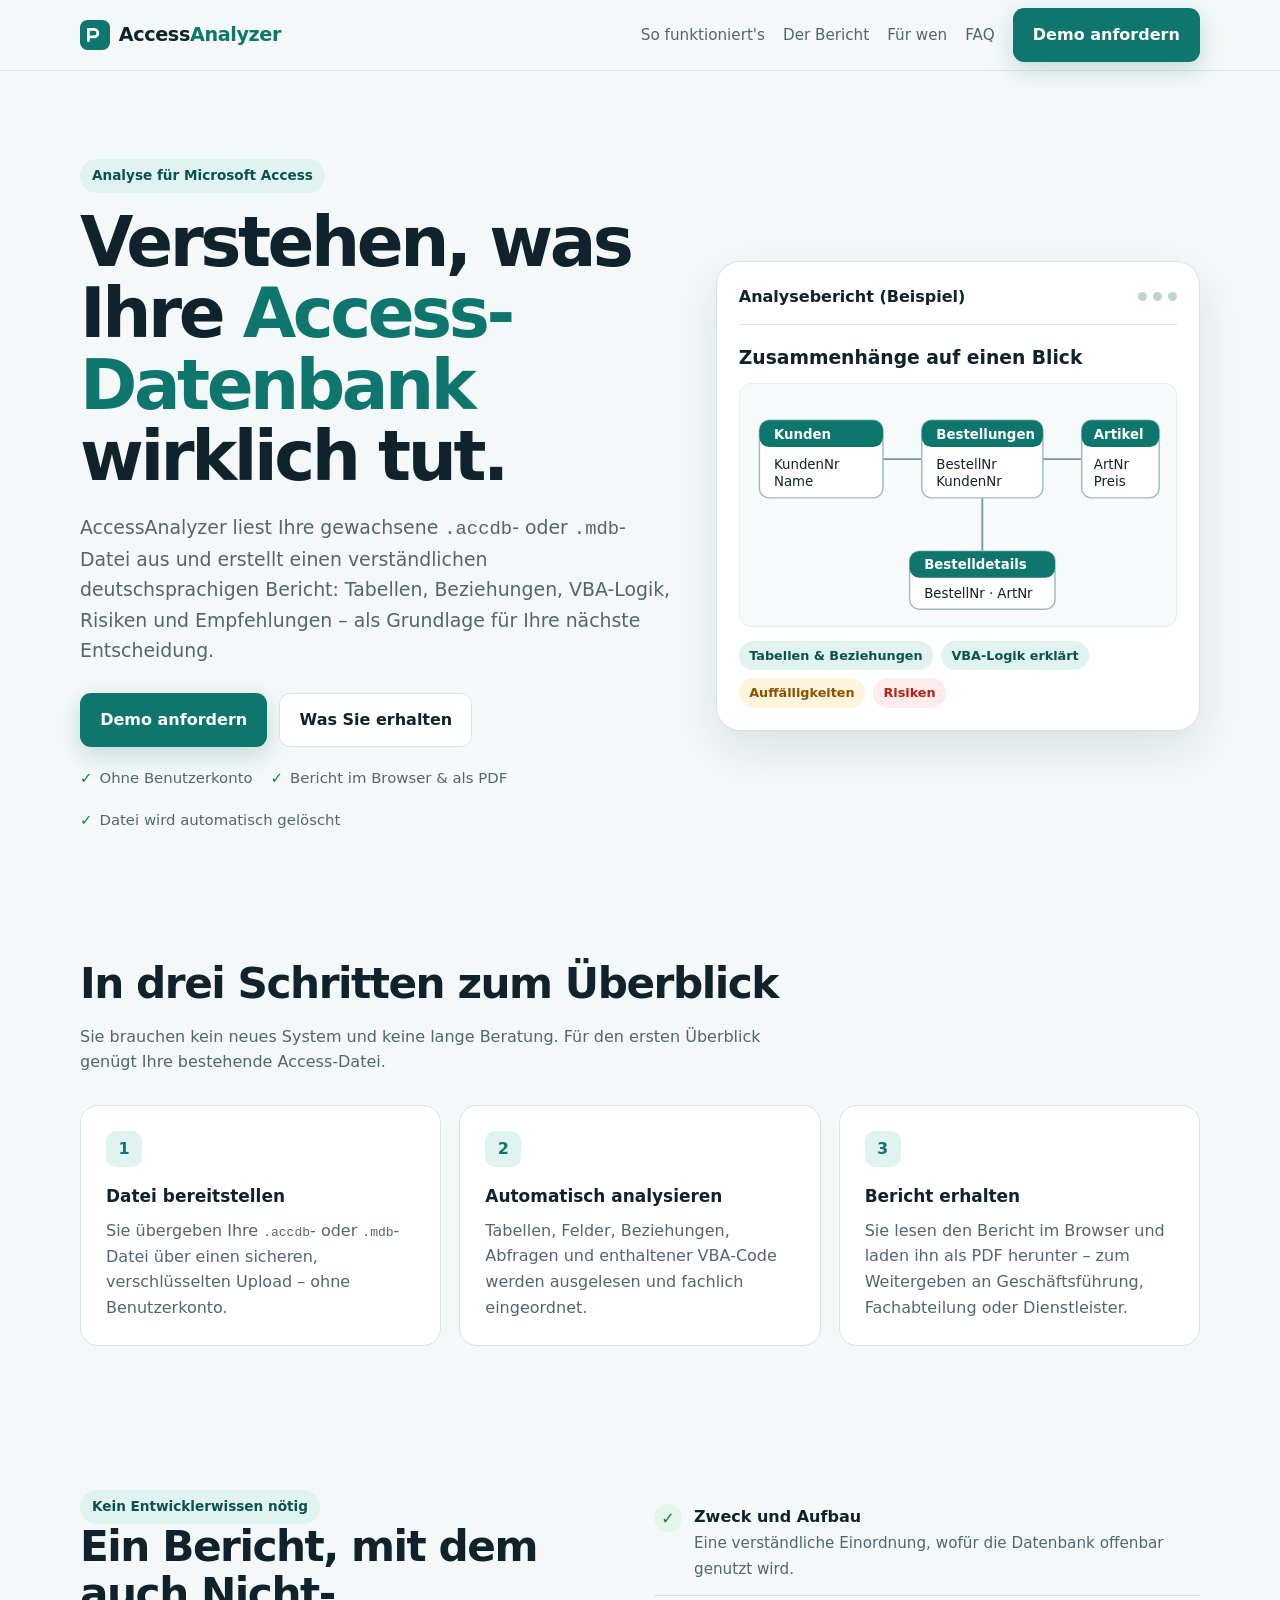
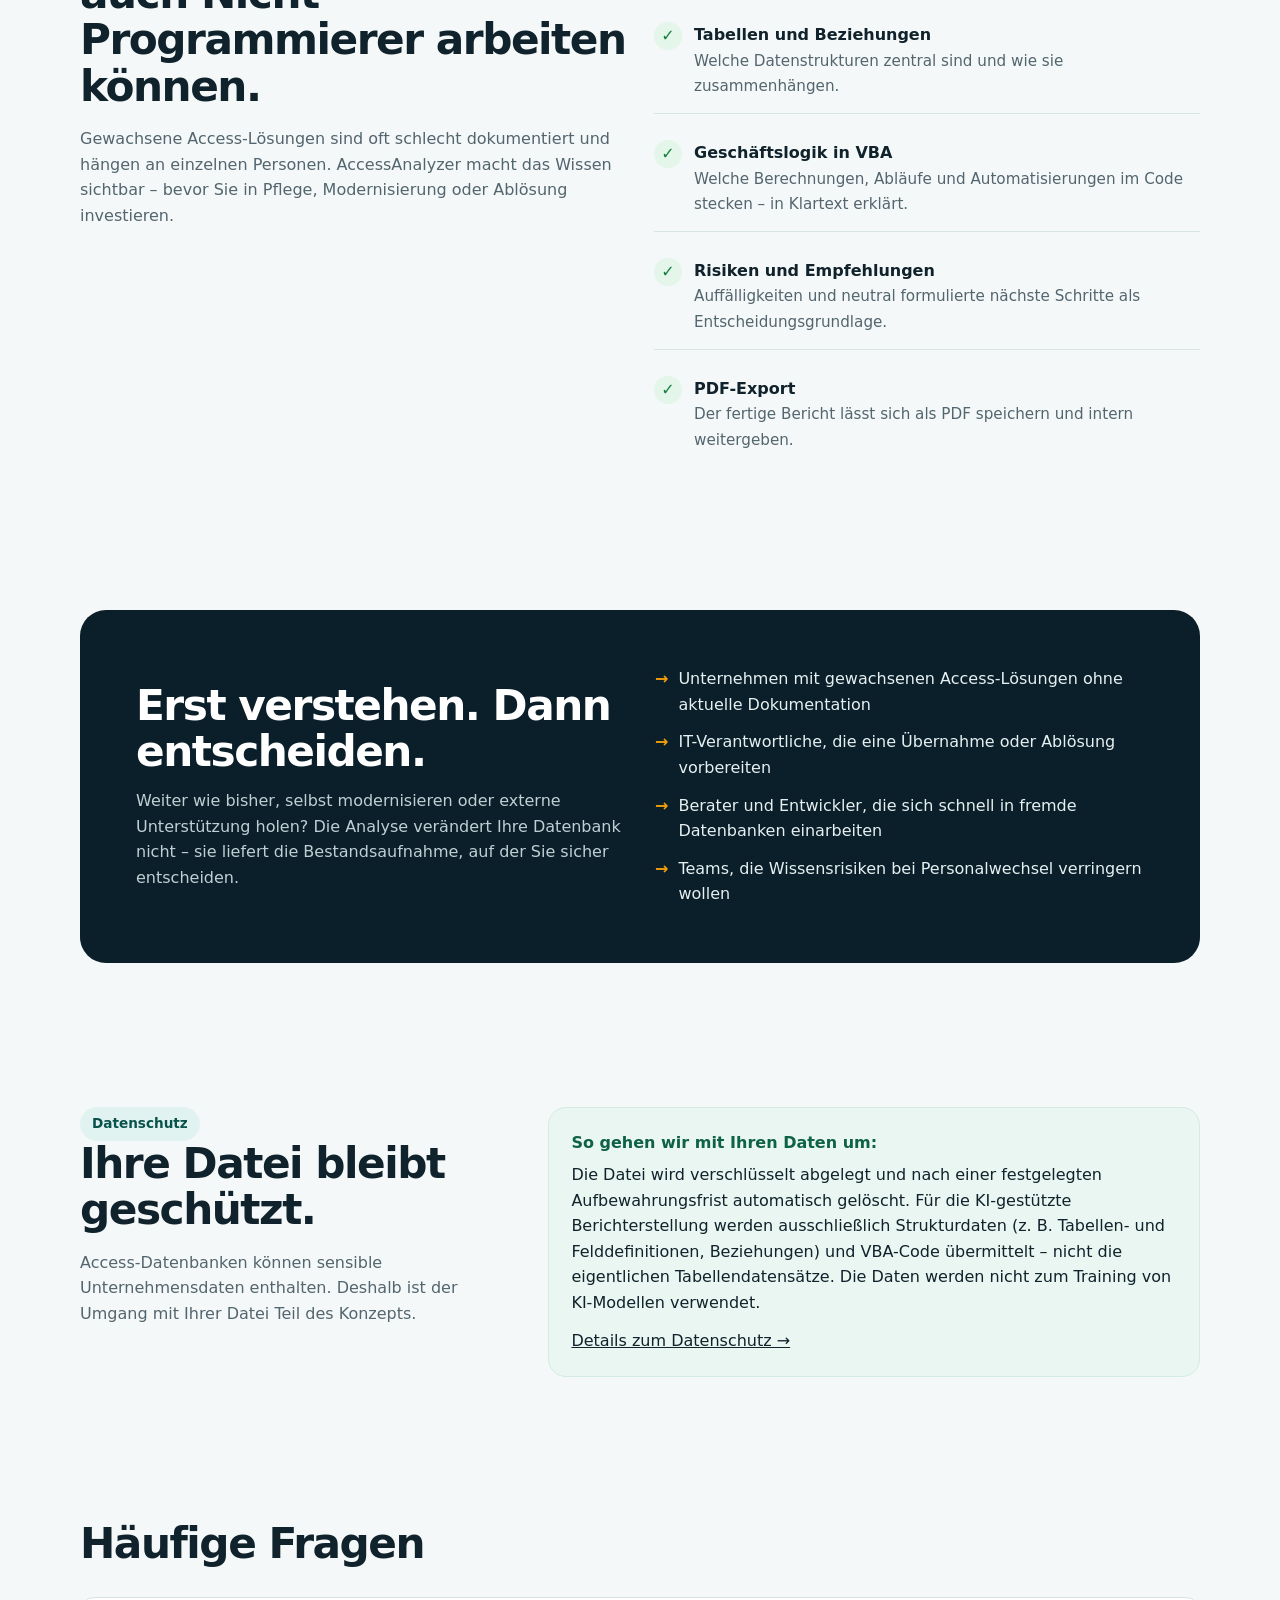
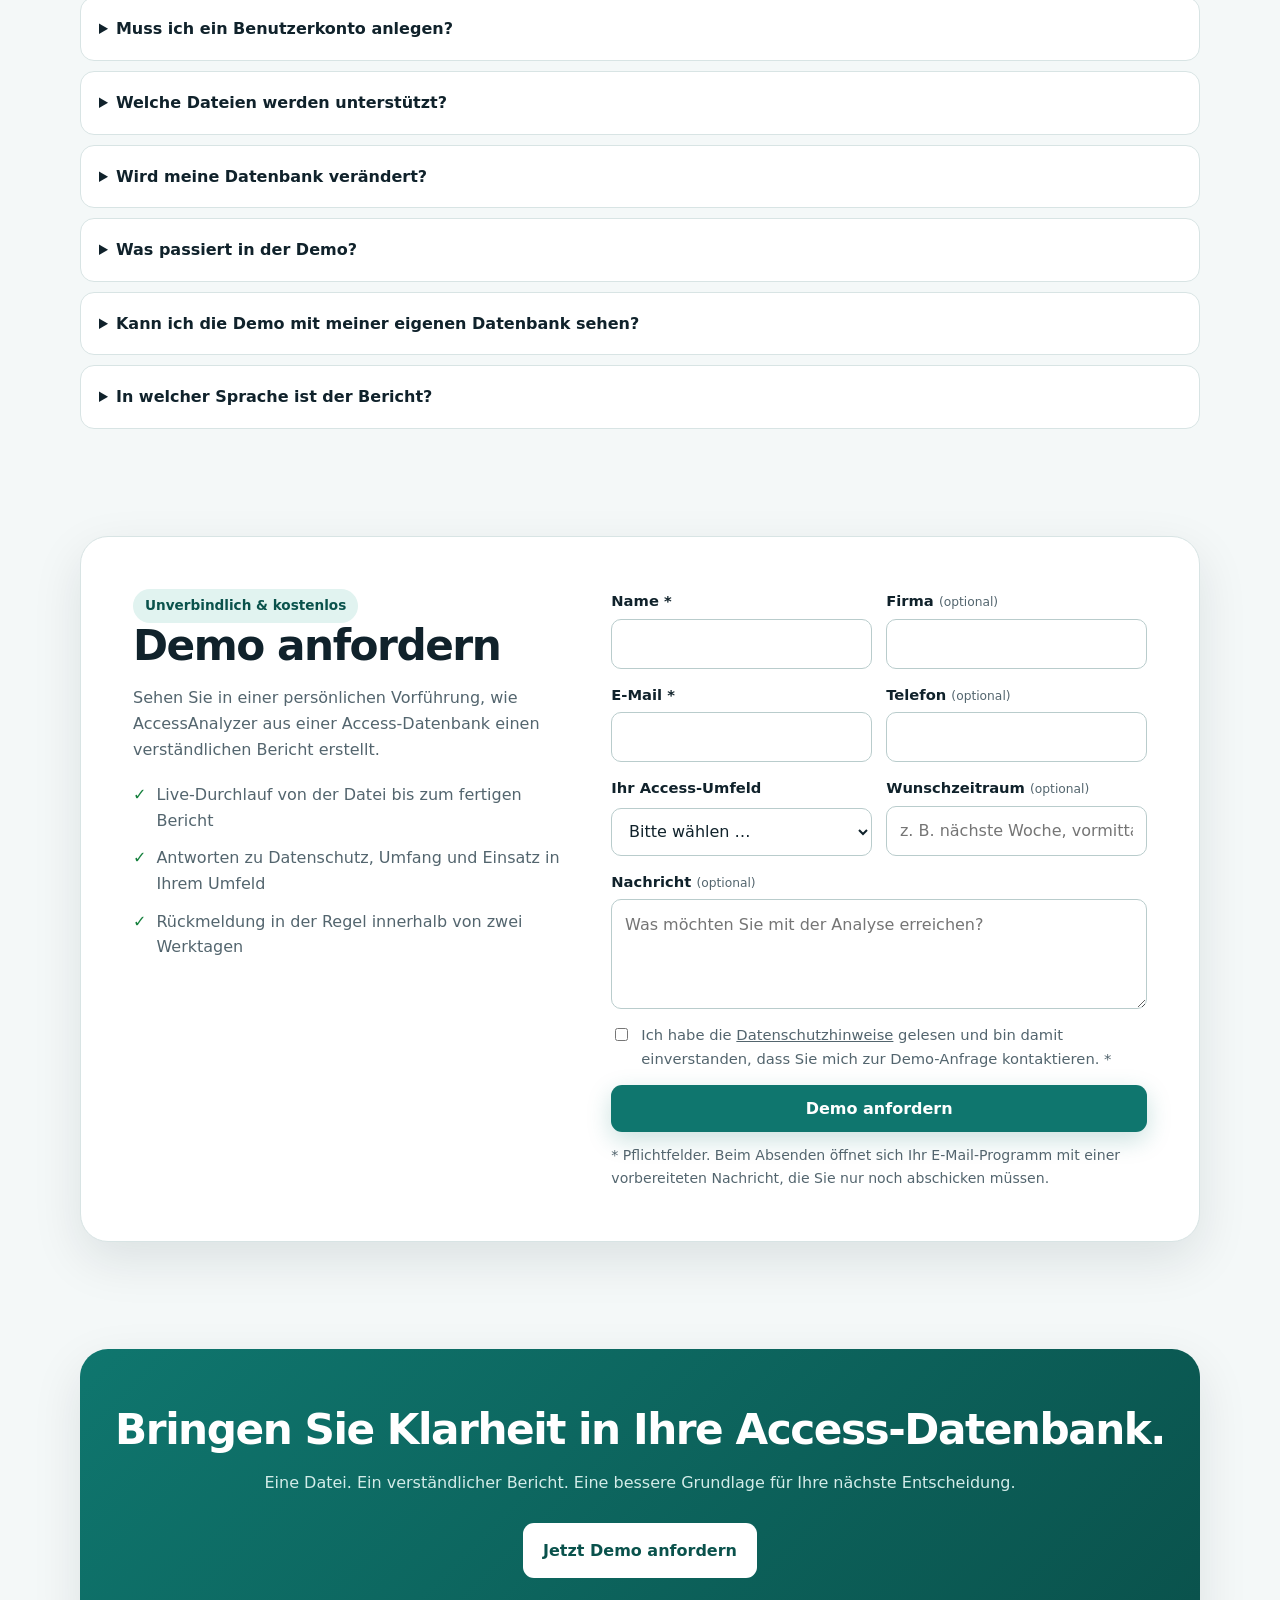
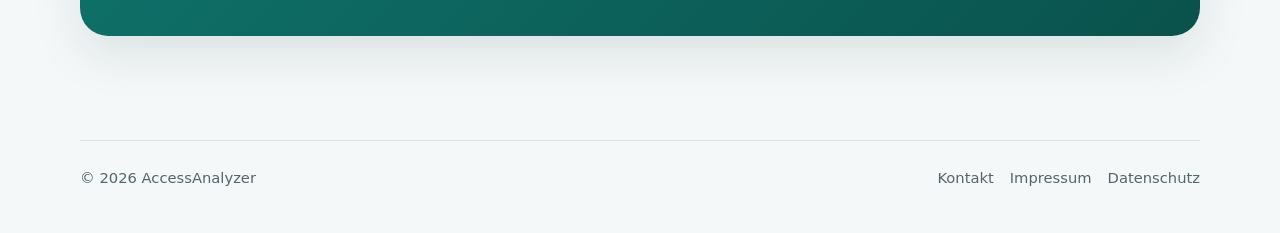
<file: index.html>
<!doctype html>
<html lang="de">
<head>
  <meta charset="utf-8">
  <meta name="viewport" content="width=device-width,initial-scale=1">
  <meta name="description" content="AccessAnalyzer analysiert Ihre Microsoft-Access-Datenbank und erstellt einen verständlichen Bericht zu Tabellen, Beziehungen, VBA-Logik, Risiken und Empfehlungen. Jetzt Demo anfordern.">
  <title>AccessAnalyzer – Ihre Access-Datenbank verstehen. Demo anfordern.</title>
  <link rel="icon" href="data:image/svg+xml,%3Csvg xmlns='http://www.w3.org/2000/svg' viewBox='0 0 32 32'%3E%3Crect width='32' height='32' rx='8' fill='%230f766e'/%3E%3Cpath d='M9 22V10h6a4 4 0 010 8h-3' fill='none' stroke='%23fff' stroke-width='3' stroke-linecap='round'/%3E%3C/svg%3E">
  <link rel="stylesheet" href="style.css">
</head>
<body>
<a class="skip" href="#inhalt">Zum Inhalt springen</a>
<header>
  <div class="wrap">
    <nav aria-label="Hauptnavigation">
      <a class="brand" href="index.html" aria-label="AccessAnalyzer – Startseite">
        <svg viewBox="0 0 32 32" aria-hidden="true"><rect width="32" height="32" rx="8" fill="#0f766e"/><path d="M9 22V10h6a4 4 0 010 8h-3" fill="none" stroke="#fff" stroke-width="3" stroke-linecap="round"/></svg>
        <strong>Access<span>Analyzer</span></strong>
      </a>
      <div class="navlinks">
        <a href="#so-funktionierts">So funktioniert's</a>
        <a href="#bericht">Der Bericht</a>
        <a href="#zielgruppe">Für wen</a>
        <a href="#faq">FAQ</a>
        <a class="btn btn-primary" href="#demo">Demo anfordern</a>
      </div>
    </nav>
  </div>
</header>

<main id="inhalt">
  <section class="hero">
    <div class="wrap hero-grid">
      <div>
        <div class="eyebrow">Analyse für Microsoft Access</div>
        <h1>Verstehen, was Ihre <em>Access-Datenbank</em> wirklich tut.</h1>
        <p class="lead">AccessAnalyzer liest Ihre gewachsene <code>.accdb</code>- oder <code>.mdb</code>-Datei aus und erstellt einen verständlichen deutschsprachigen Bericht: Tabellen, Beziehungen, VBA-Logik, Risiken und Empfehlungen – als Grundlage für Ihre nächste Entscheidung.</p>
        <div class="actions">
          <a class="btn btn-primary" href="#demo">Demo anfordern</a>
          <a class="btn btn-secondary" href="#bericht">Was Sie erhalten</a>
        </div>
        <div class="trustline">
          <span>Ohne Benutzerkonto</span>
          <span>Bericht im Browser &amp; als PDF</span>
          <span>Datei wird automatisch gelöscht</span>
        </div>
      </div>

      <aside class="report" aria-label="Beispielhafte Berichtsvorschau">
        <div class="report-top">
          <strong>Analysebericht (Beispiel)</strong>
          <div class="dots" aria-hidden="true"><i></i><i></i><i></i></div>
        </div>
        <h3>Zusammenhänge auf einen Blick</h3>
        <svg class="er" viewBox="0 0 360 200" role="img" aria-label="Schematische Darstellung: Tabellen Kunden, Bestellungen und Artikel mit Beziehungen">
          <line x1="118" y1="62" x2="150" y2="62"/>
          <line x1="250" y1="62" x2="282" y2="62"/>
          <line x1="200" y1="94" x2="200" y2="138"/>
          <rect class="t" x="16" y="30" width="102" height="64" rx="8"/><rect class="h" x="16" y="30" width="102" height="22" rx="8"/><text class="h-text" x="28" y="45">Kunden</text><text x="28" y="70">KundenNr</text><text x="28" y="84">Name</text>
          <rect class="t" x="150" y="30" width="100" height="64" rx="8"/><rect class="h" x="150" y="30" width="100" height="22" rx="8"/><text class="h-text" x="162" y="45">Bestellungen</text><text x="162" y="70">BestellNr</text><text x="162" y="84">KundenNr</text>
          <rect class="t" x="282" y="30" width="64" height="64" rx="8"/><rect class="h" x="282" y="30" width="64" height="22" rx="8"/><text class="h-text" x="292" y="45">Artikel</text><text x="292" y="70">ArtNr</text><text x="292" y="84">Preis</text>
          <rect class="t" x="140" y="138" width="120" height="48" rx="8"/><rect class="h" x="140" y="138" width="120" height="22" rx="8"/><text class="h-text" x="152" y="153">Bestelldetails</text><text x="152" y="177">BestellNr · ArtNr</text>
        </svg>
        <div class="tags">
          <span class="tag">Tabellen &amp; Beziehungen</span>
          <span class="tag">VBA-Logik erklärt</span>
          <span class="tag warn">Auffälligkeiten</span>
          <span class="tag risk">Risiken</span>
        </div>
      </aside>
    </div>
  </section>

  <section id="so-funktionierts">
    <div class="wrap">
      <div class="section-head">
        <h2>In drei Schritten zum Überblick</h2>
        <p class="muted">Sie brauchen kein neues System und keine lange Beratung. Für den ersten Überblick genügt Ihre bestehende Access-Datei.</p>
      </div>
      <div class="steps">
        <article class="card"><div class="num">1</div><h3>Datei bereitstellen</h3><p>Sie übergeben Ihre <code>.accdb</code>- oder <code>.mdb</code>-Datei über einen sicheren, verschlüsselten Upload – ohne Benutzerkonto.</p></article>
        <article class="card"><div class="num">2</div><h3>Automatisch analysieren</h3><p>Tabellen, Felder, Beziehungen, Abfragen und enthaltener VBA-Code werden ausgelesen und fachlich eingeordnet.</p></article>
        <article class="card"><div class="num">3</div><h3>Bericht erhalten</h3><p>Sie lesen den Bericht im Browser und laden ihn als PDF herunter – zum Weitergeben an Geschäftsführung, Fachabteilung oder Dienstleister.</p></article>
      </div>
    </div>
  </section>

  <section id="bericht">
    <div class="wrap feature-grid">
      <div>
        <div class="eyebrow">Kein Entwicklerwissen nötig</div>
        <h2>Ein Bericht, mit dem auch Nicht-Programmierer arbeiten können.</h2>
        <p class="muted">Gewachsene Access-Lösungen sind oft schlecht dokumentiert und hängen an einzelnen Personen. AccessAnalyzer macht das Wissen sichtbar – bevor Sie in Pflege, Modernisierung oder Ablösung investieren.</p>
      </div>
      <div class="feature-list">
        <div class="feature"><div class="check" aria-hidden="true">✓</div><div><b>Zweck und Aufbau</b><span>Eine verständliche Einordnung, wofür die Datenbank offenbar genutzt wird.</span></div></div>
        <div class="feature"><div class="check" aria-hidden="true">✓</div><div><b>Tabellen und Beziehungen</b><span>Welche Datenstrukturen zentral sind und wie sie zusammenhängen.</span></div></div>
        <div class="feature"><div class="check" aria-hidden="true">✓</div><div><b>Geschäftslogik in VBA</b><span>Welche Berechnungen, Abläufe und Automatisierungen im Code stecken – in Klartext erklärt.</span></div></div>
        <div class="feature"><div class="check" aria-hidden="true">✓</div><div><b>Risiken und Empfehlungen</b><span>Auffälligkeiten und neutral formulierte nächste Schritte als Entscheidungsgrundlage.</span></div></div>
        <div class="feature"><div class="check" aria-hidden="true">✓</div><div><b>PDF-Export</b><span>Der fertige Bericht lässt sich als PDF speichern und intern weitergeben.</span></div></div>
      </div>
    </div>
  </section>

  <section id="zielgruppe">
    <div class="wrap">
      <div class="audience">
        <div>
          <h2>Erst verstehen. Dann entscheiden.</h2>
          <p>Weiter wie bisher, selbst modernisieren oder externe Unterstützung holen? Die Analyse verändert Ihre Datenbank nicht – sie liefert die Bestandsaufnahme, auf der Sie sicher entscheiden.</p>
        </div>
        <ul>
          <li>Unternehmen mit gewachsenen Access-Lösungen ohne aktuelle Dokumentation</li>
          <li>IT-Verantwortliche, die eine Übernahme oder Ablösung vorbereiten</li>
          <li>Berater und Entwickler, die sich schnell in fremde Datenbanken einarbeiten</li>
          <li>Teams, die Wissensrisiken bei Personalwechsel verringern wollen</li>
        </ul>
      </div>
    </div>
  </section>

  <section id="sicherheit">
    <div class="wrap security">
      <div>
        <div class="eyebrow">Datenschutz</div>
        <h2>Ihre Datei bleibt geschützt.</h2>
        <p class="muted">Access-Datenbanken können sensible Unternehmensdaten enthalten. Deshalb ist der Umgang mit Ihrer Datei Teil des Konzepts.</p>
      </div>
      <div class="notice">
        <strong>So gehen wir mit Ihren Daten um:</strong>
        <p>Die Datei wird verschlüsselt abgelegt und nach einer festgelegten Aufbewahrungsfrist automatisch gelöscht. Für die KI-gestützte Berichterstellung werden ausschließlich Strukturdaten (z. B. Tabellen- und Felddefinitionen, Beziehungen) und VBA-Code übermittelt – nicht die eigentlichen Tabellendatensätze. Die Daten werden nicht zum Training von KI-Modellen verwendet.</p>
        <a href="datenschutz.html">Details zum Datenschutz →</a>
      </div>
    </div>
  </section>

  <section id="faq">
    <div class="wrap">
      <div class="section-head">
        <h2>Häufige Fragen</h2>
      </div>
      <div class="faq">
        <details><summary>Muss ich ein Benutzerkonto anlegen?</summary><p>Nein. AccessAnalyzer funktioniert ohne Registrierung und Benutzerkonto. Der Zugriff auf Ihren Auftrag erfolgt über einen persönlichen, nicht erratbaren Link.</p></details>
        <details><summary>Welche Dateien werden unterstützt?</summary><p>Microsoft-Access-Dateien im Format <code>.accdb</code> und <code>.mdb</code>.</p></details>
        <details><summary>Wird meine Datenbank verändert?</summary><p>Nein. Die Analyse liest Ihre Datei nur aus. Sie erhalten eine Bestandsaufnahme – kein automatisches Umbauen oder Migrieren.</p></details>
        <details><summary>Was passiert in der Demo?</summary><p>Wir zeigen Ihnen den Ablauf von der Bereitstellung der Datei bis zum fertigen Bericht und beantworten Ihre Fragen zu Datenschutz, Umfang und Einsatzmöglichkeiten. Die Demo ist unverbindlich.</p></details>
        <details><summary>Kann ich die Demo mit meiner eigenen Datenbank sehen?</summary><p>Das besprechen wir im Vorgespräch. Wenn Sie keine eigene Datei verwenden möchten, zeigen wir die Analyse an einer Beispieldatenbank.</p></details>
        <details><summary>In welcher Sprache ist der Bericht?</summary><p>Der Analysebericht wird auf Deutsch erstellt. Die Oberfläche der Anwendung steht auf Deutsch, Englisch und Französisch zur Verfügung.</p></details>
      </div>
    </div>
  </section>


  <section id="demo" class="demo">
    <div class="wrap">
      <div class="demo-box">
        <div>
          <div class="eyebrow">Unverbindlich &amp; kostenlos</div>
          <h2>Demo anfordern</h2>
          <p class="muted">Sehen Sie in einer persönlichen Vorführung, wie AccessAnalyzer aus einer Access-Datenbank einen verständlichen Bericht erstellt.</p>
          <ul class="demo-points">
            <li>Live-Durchlauf von der Datei bis zum fertigen Bericht</li>
            <li>Antworten zu Datenschutz, Umfang und Einsatz in Ihrem Umfeld</li>
            <li>Rückmeldung in der Regel innerhalb von zwei Werktagen</li>
          </ul>
        </div>

        <form id="demo-formular" data-empfaenger="johann.kern1161@gmail.com" action="mailto:johann.kern1161@gmail.com?subject=Demo-Anfrage%20AccessAnalyzer" method="post" enctype="text/plain" novalidate>
          <div class="form-grid">
            <div class="field">
              <label for="name">Name *</label>
              <input id="name" name="name" type="text" autocomplete="name" required maxlength="120">
            </div>
            <div class="field">
              <label for="firma">Firma <small>(optional)</small></label>
              <input id="firma" name="firma" type="text" autocomplete="organization" maxlength="120">
            </div>
            <div class="field">
              <label for="email">E-Mail *</label>
              <input id="email" name="email" type="email" autocomplete="email" required maxlength="160">
            </div>
            <div class="field">
              <label for="telefon">Telefon <small>(optional)</small></label>
              <input id="telefon" name="telefon" type="tel" autocomplete="tel" maxlength="60">
            </div>
            <div class="field">
              <label for="umfang">Ihr Access-Umfeld</label>
              <select id="umfang" name="umfang">
                <option value="">Bitte wählen …</option>
                <option>Eine Datenbank</option>
                <option>Mehrere Datenbanken (2–10)</option>
                <option>Viele Datenbanken (über 10)</option>
                <option>Noch unklar</option>
              </select>
            </div>
            <div class="field">
              <label for="zeitraum">Wunschzeitraum <small>(optional)</small></label>
              <input id="zeitraum" name="zeitraum" type="text" placeholder="z. B. nächste Woche, vormittags" maxlength="120">
            </div>
            <div class="field full">
              <label for="nachricht">Nachricht <small>(optional)</small></label>
              <textarea id="nachricht" name="nachricht" maxlength="1500" placeholder="Was möchten Sie mit der Analyse erreichen?"></textarea>
            </div>
            <div class="field hp" aria-hidden="true">
              <label for="webseite">Webseite</label>
              <input id="webseite" name="webseite" type="text" tabindex="-1" autocomplete="off">
            </div>
            <div class="field full consent">
              <input id="datenschutz" name="datenschutz" type="checkbox" required>
              <label for="datenschutz">Ich habe die <a href="datenschutz.html">Datenschutzhinweise</a> gelesen und bin damit einverstanden, dass Sie mich zur Demo-Anfrage kontaktieren. *</label>
            </div>
            <div class="field full">
              <button class="btn btn-primary btn-block" type="submit">Demo anfordern</button>
            </div>
          </div>
          <p class="form-note">* Pflichtfelder. Beim Absenden öffnet sich Ihr E-Mail-Programm mit einer vorbereiteten Nachricht, die Sie nur noch abschicken müssen.</p>
          <div id="demo-status" class="form-status" role="status" aria-live="polite"></div>
        </form>
      </div>
    </div>
  </section>

  <section class="final">
    <div class="wrap">
      <div class="final-box">
        <h2>Bringen Sie Klarheit in Ihre Access-Datenbank.</h2>
        <p>Eine Datei. Ein verständlicher Bericht. Eine bessere Grundlage für Ihre nächste Entscheidung.</p>
        <div class="actions" style="justify-content:center">
          <a class="btn btn-primary" href="#demo">Jetzt Demo anfordern</a>
        </div>
      </div>
    </div>
  </section>
</main>

<footer>
  <div class="wrap footer-row">
    <div>© 2026 AccessAnalyzer</div>
    <div class="legal">
      <a href="mailto:johann.kern1161@gmail.com">Kontakt</a>
      <a href="impressum.html">Impressum</a>
      <a href="datenschutz.html">Datenschutz</a>
    </div>
  </div>
</footer>
<script src="demo.js" defer></script>
</body>
</html>
</file>
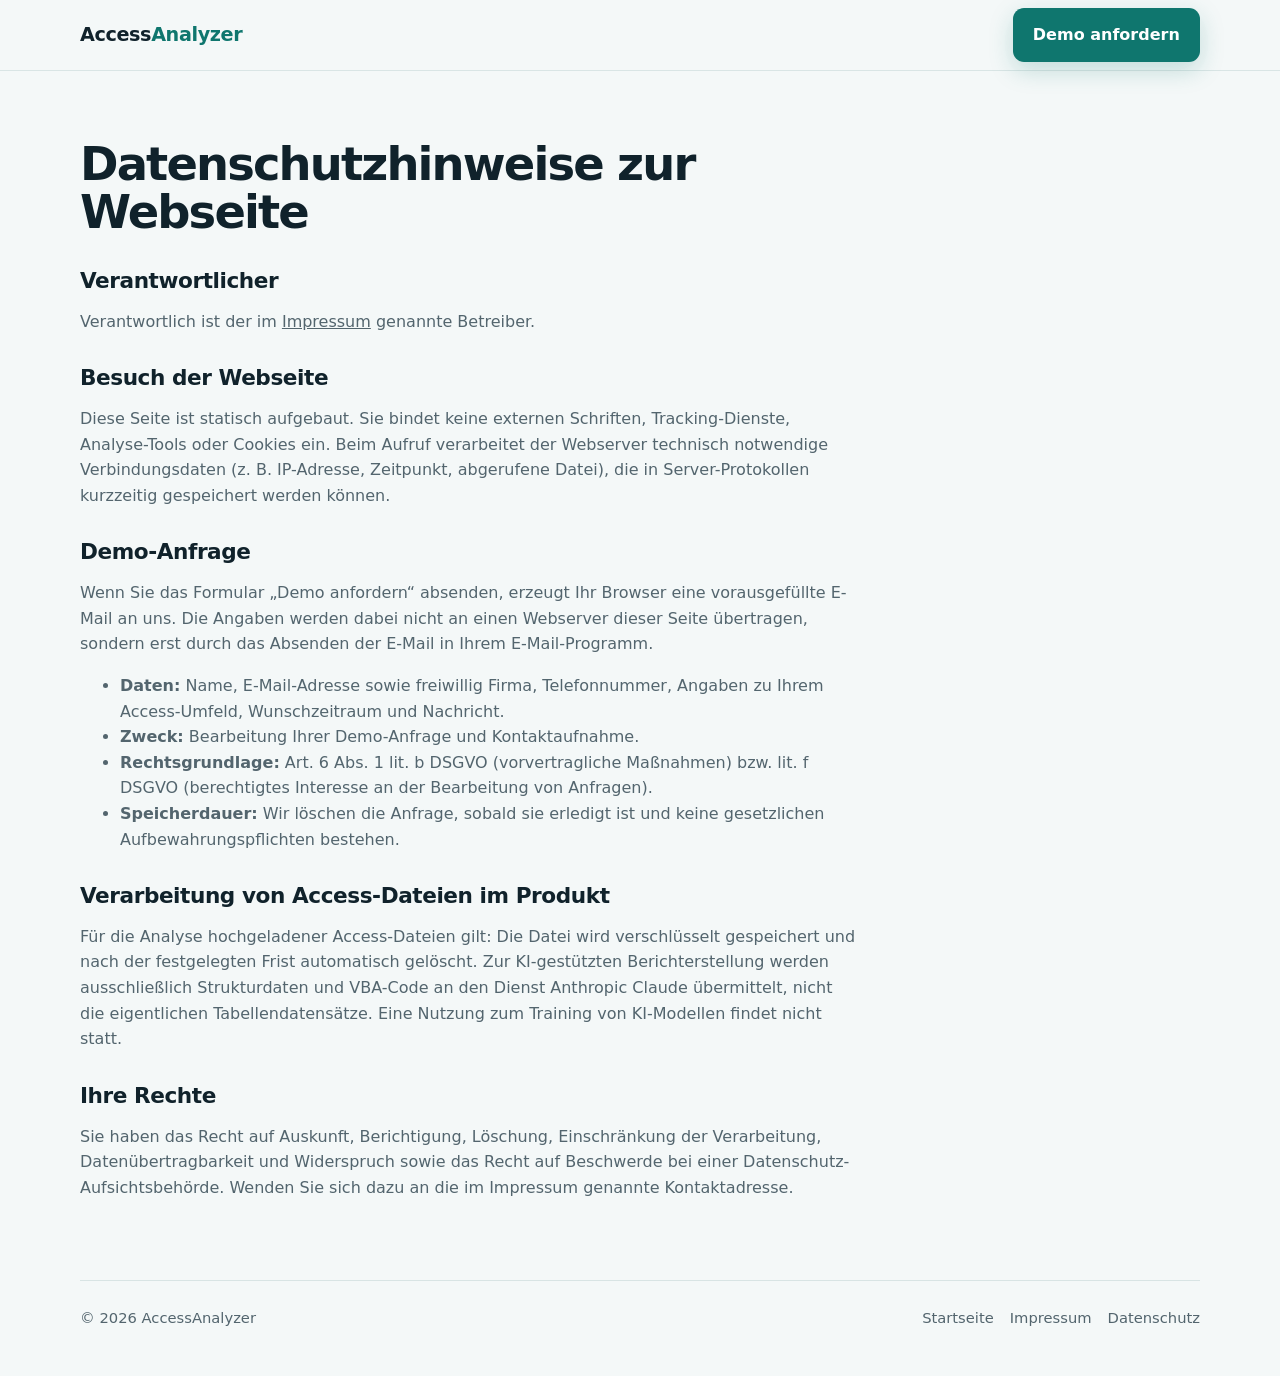
<file: datenschutz.html>
<!doctype html>
<html lang="de">
<head>
  <meta charset="utf-8">
  <meta name="viewport" content="width=device-width,initial-scale=1">
  <meta name="robots" content="noindex">
  <title>Datenschutz – AccessAnalyzer</title>
  <link rel="stylesheet" href="style.css">
</head>
<body>
<header>
  <div class="wrap">
    <nav aria-label="Hauptnavigation">
      <a class="brand" href="index.html"><strong>Access<span>Analyzer</span></strong></a>
      <div class="navlinks"><a class="btn btn-primary" href="index.html#demo">Demo anfordern</a></div>
    </nav>
  </div>
</header>

<main class="wrap">
  <div class="text-page">
    <h1>Datenschutzhinweise zur Webseite</h1>

    <h2>Verantwortlicher</h2>
    <p>Verantwortlich ist der im <a href="impressum.html">Impressum</a> genannte Betreiber.</p>

    <h2>Besuch der Webseite</h2>
    <p>Diese Seite ist statisch aufgebaut. Sie bindet keine externen Schriften, Tracking-Dienste, Analyse-Tools oder Cookies ein. Beim Aufruf verarbeitet der Webserver technisch notwendige Verbindungsdaten (z. B. IP-Adresse, Zeitpunkt, abgerufene Datei), die in Server-Protokollen kurzzeitig gespeichert werden können.</p>

    <h2>Demo-Anfrage</h2>
    <p>Wenn Sie das Formular „Demo anfordern“ absenden, erzeugt Ihr Browser eine vorausgefüllte E-Mail an uns. Die Angaben werden dabei nicht an einen Webserver dieser Seite übertragen, sondern erst durch das Absenden der E-Mail in Ihrem E-Mail-Programm.</p>
    <ul>
      <li><strong>Daten:</strong> Name, E-Mail-Adresse sowie freiwillig Firma, Telefonnummer, Angaben zu Ihrem Access-Umfeld, Wunschzeitraum und Nachricht.</li>
      <li><strong>Zweck:</strong> Bearbeitung Ihrer Demo-Anfrage und Kontaktaufnahme.</li>
      <li><strong>Rechtsgrundlage:</strong> Art. 6 Abs. 1 lit. b DSGVO (vorvertragliche Maßnahmen) bzw. lit. f DSGVO (berechtigtes Interesse an der Bearbeitung von Anfragen).</li>
      <li><strong>Speicherdauer:</strong> Wir löschen die Anfrage, sobald sie erledigt ist und keine gesetzlichen Aufbewahrungspflichten bestehen.</li>
    </ul>

    <h2>Verarbeitung von Access-Dateien im Produkt</h2>
    <p>Für die Analyse hochgeladener Access-Dateien gilt: Die Datei wird verschlüsselt gespeichert und nach der festgelegten Frist automatisch gelöscht. Zur KI-gestützten Berichterstellung werden ausschließlich Strukturdaten und VBA-Code an den Dienst Anthropic Claude übermittelt, nicht die eigentlichen Tabellendatensätze. Eine Nutzung zum Training von KI-Modellen findet nicht statt.</p>

    <h2>Ihre Rechte</h2>
    <p>Sie haben das Recht auf Auskunft, Berichtigung, Löschung, Einschränkung der Verarbeitung, Datenübertragbarkeit und Widerspruch sowie das Recht auf Beschwerde bei einer Datenschutz-Aufsichtsbehörde. Wenden Sie sich dazu an die im Impressum genannte Kontaktadresse.</p>
  </div>
</main>

<footer>
  <div class="wrap footer-row">
    <div>© 2026 AccessAnalyzer</div>
    <div class="legal">
      <a href="index.html">Startseite</a>
      <a href="impressum.html">Impressum</a>
      <a href="datenschutz.html">Datenschutz</a>
    </div>
  </div>
</footer>
</body>
</html>
</file>
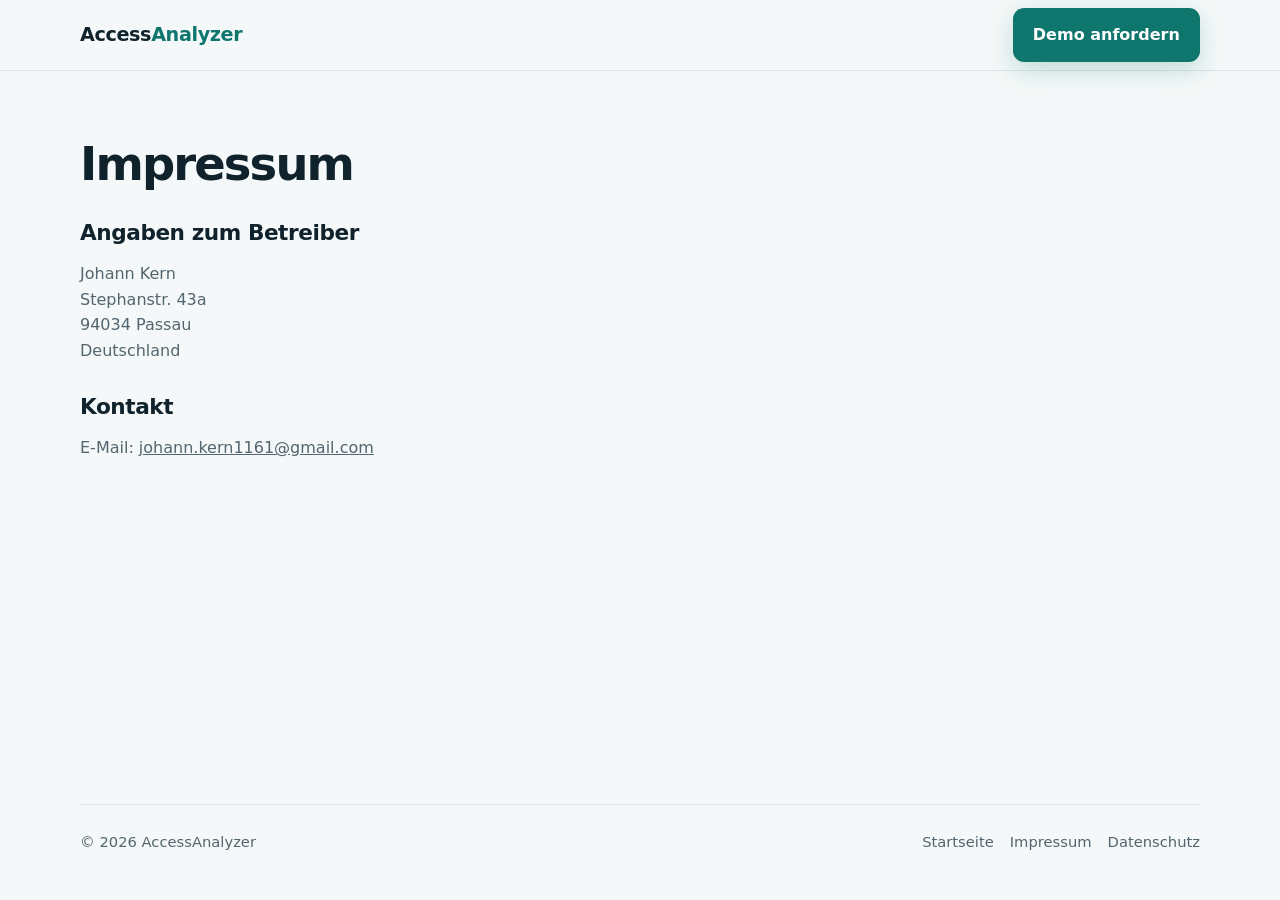
<file: impressum.html>
<!doctype html>
<html lang="de">
<head>
  <meta charset="utf-8">
  <meta name="viewport" content="width=device-width,initial-scale=1">
  <meta name="robots" content="noindex">
  <title>Impressum – AccessAnalyzer</title>
  <link rel="stylesheet" href="style.css">
</head>
<body>
<header>
  <div class="wrap">
    <nav aria-label="Hauptnavigation">
      <a class="brand" href="index.html"><strong>Access<span>Analyzer</span></strong></a>
      <div class="navlinks"><a class="btn btn-primary" href="index.html#demo">Demo anfordern</a></div>
    </nav>
  </div>
</header>

<main class="wrap">
  <div class="text-page">
    <h1>Impressum</h1>

    <h2>Angaben zum Betreiber</h2>
    <p>
      Johann Kern<br>
      Stephanstr. 43a<br>
      94034 Passau<br>
      Deutschland
    </p>

    <!-- Vorerst ausgeblendet: Zum Einblenden diesen Kommentar entfernen und die Platzhalter ausfüllen.
    <h2>Vertreten durch</h2>
    <p>[Inhaber / Geschäftsführer]</p>
    -->

    <h2>Kontakt</h2>
    <p>
      E-Mail: <a href="mailto:johann.kern1161@gmail.com">johann.kern1161@gmail.com</a>
    </p>

    <!-- Vorerst ausgeblendet: Zum Einblenden diesen Kommentar entfernen und die Platzhalter ausfüllen.
    <h2>Registereintrag und Umsatzsteuer-ID</h2>
    <p>
      Registergericht: [Amtsgericht]<br>
      Registernummer: [HRB …]<br>
      USt-IdNr.: [DE…]
    </p>
    <p>Falls nicht zutreffend (z. B. Einzelunternehmen ohne Registereintrag), diesen Abschnitt entfernen.</p>
    -->
  </div>
</main>

<footer>
  <div class="wrap footer-row">
    <div>© 2026 AccessAnalyzer</div>
    <div class="legal">
      <a href="index.html">Startseite</a>
      <a href="impressum.html">Impressum</a>
      <a href="datenschutz.html">Datenschutz</a>
    </div>
  </div>
</footer>
</body>
</html>
</file>
<file: style.css>
/* ---------------------------------------------------------------------------
   AccessAnalyzer – Landingpage
   Eigenständiges Stylesheet, ohne Framework, ohne externe Schriften.
   Wird von index.html, impressum.html und datenschutz.html verwendet.
   --------------------------------------------------------------------------- */
:root{
  --bg:#f4f8f8;--surface:#fff;--text:#10222b;--muted:#53656e;
  --brand:#0f766e;--brand-dark:#0a524c;--brand-soft:#e1f3f0;
  --accent:#f59e0b;--accent-soft:#fff4dc;
  --ink:#0b1f2a;--line:#d8e4e4;--ok:#15803d;--danger:#b42318;
  --shadow:0 18px 50px rgba(11,31,42,.10);
  --radius:18px;--max:1120px;
}
*{box-sizing:border-box}
html{scroll-behavior:smooth;scroll-padding-top:84px}
body{margin:0;font-family:Inter,ui-sans-serif,system-ui,-apple-system,BlinkMacSystemFont,"Segoe UI",sans-serif;background:var(--bg);color:var(--text);line-height:1.6;min-height:100vh;min-height:100dvh;display:flex;flex-direction:column}
main{flex:1 0 auto}
a{color:inherit}
:focus-visible{outline:3px solid var(--accent);outline-offset:2px}
.wrap{width:min(var(--max),calc(100% - 32px));margin:auto}
.skip{position:absolute;left:-999px;top:8px;background:var(--ink);color:#fff;padding:.6rem 1rem;border-radius:8px;z-index:100}
.skip:focus{left:8px}

/* Kopfzeile */
header{position:sticky;top:0;z-index:10;background:rgba(244,248,248,.93);backdrop-filter:blur(10px);border-bottom:1px solid rgba(216,228,228,.95)}
nav{height:70px;display:flex;align-items:center;justify-content:space-between;gap:20px}
.brand{display:inline-flex;align-items:center;gap:.55rem;font-weight:800;font-size:1.2rem;text-decoration:none;letter-spacing:-.02em}
.brand svg{width:30px;height:30px;flex:none}
.brand span{color:var(--brand)}
.navlinks{display:flex;align-items:center;gap:18px;font-size:.95rem}
.navlinks a{text-decoration:none;color:var(--muted)}
.navlinks a:hover{color:var(--text)}

/* Buttons */
.btn{display:inline-flex;align-items:center;justify-content:center;gap:.45rem;padding:.84rem 1.2rem;border-radius:11px;text-decoration:none;font-weight:700;font-size:1rem;font-family:inherit;border:1px solid transparent;cursor:pointer;transition:.18s ease}
.navlinks a.btn{color:#fff}
.btn-primary{background:var(--brand);color:#fff;box-shadow:0 8px 24px rgba(15,118,110,.22)}
.btn-primary:hover{background:var(--brand-dark);transform:translateY(-1px)}
.btn-secondary{background:#fff;border-color:var(--line);color:var(--text)}
.btn-secondary:hover{border-color:var(--brand)}
.btn-block{width:100%}

/* Hero */
.hero{padding:88px 0 56px}
.hero-grid{display:grid;grid-template-columns:1.1fr .9fr;gap:44px;align-items:center}
.eyebrow{display:inline-flex;gap:.45rem;align-items:center;background:var(--brand-soft);color:var(--brand-dark);padding:.38rem .75rem;border-radius:999px;font-weight:700;font-size:.85rem}
h1{font-size:clamp(2.4rem,5.4vw,4.6rem);line-height:1.03;letter-spacing:-.05em;margin:.9rem 0 1.25rem}
h1 em{font-style:normal;color:var(--brand)}
.lead{font-size:1.18rem;color:var(--muted);max-width:720px}
.actions{display:flex;gap:12px;flex-wrap:wrap;margin-top:28px}
.trustline{display:flex;gap:18px;flex-wrap:wrap;color:var(--muted);font-size:.93rem;margin-top:20px}
.trustline span:before{content:"✓";color:var(--ok);font-weight:900;margin-right:7px}

/* Berichts-Vorschau im Hero */
.report{background:var(--surface);border:1px solid var(--line);box-shadow:var(--shadow);border-radius:24px;padding:22px}
.report-top{display:flex;justify-content:space-between;align-items:center;padding-bottom:14px;border-bottom:1px solid var(--line)}
.dots{display:flex;gap:6px}.dots i{width:9px;height:9px;border-radius:50%;background:#c3d2d2}
.report h3{margin:18px 0 10px}
.er{display:block;width:100%;height:auto;background:#f6fafa;border:1px solid #e6efef;border-radius:12px}
.er text{font-family:inherit;font-size:11px;fill:#10222b}
.er .t{fill:#fff;stroke:#9dbdbb;stroke-width:1.2}
.er .h{fill:#0f766e}
.er .h-text{fill:#fff;font-weight:700}
.er line{stroke:#6f9a97;stroke-width:1.5}
.tags{display:flex;flex-wrap:wrap;gap:8px;margin-top:14px}
.tag{font-size:.8rem;font-weight:700;padding:.28rem .65rem;border-radius:999px;background:var(--brand-soft);color:var(--brand-dark)}
.tag.warn{background:var(--accent-soft);color:#8a5300}
.tag.risk{background:#fdeceb;color:var(--danger)}

/* Abschnitte */
section{padding:72px 0}
.section-head{max-width:740px;margin-bottom:30px}
h2{font-size:clamp(1.8rem,3.3vw,2.7rem);line-height:1.1;letter-spacing:-.035em;margin:0 0 12px}
.muted{color:var(--muted)}
.steps,.cards{display:grid;grid-template-columns:repeat(3,1fr);gap:18px}
.card{background:var(--surface);border:1px solid var(--line);border-radius:var(--radius);padding:25px}
.num{width:36px;height:36px;border-radius:10px;background:var(--brand-soft);color:var(--brand);display:grid;place-items:center;font-weight:800;margin-bottom:16px}
.card h3{margin:.2rem 0 .5rem;font-size:1.06rem}
.card p{margin:0;color:var(--muted)}
.feature-grid{display:grid;grid-template-columns:1fr 1fr;gap:28px}
.feature-list{display:grid;gap:12px}
.feature{display:flex;gap:12px;padding:14px 0;border-bottom:1px solid var(--line)}
.feature:last-child{border-bottom:0}
.check{flex:0 0 28px;height:28px;border-radius:50%;display:grid;place-items:center;background:#e4f5ea;color:var(--ok);font-weight:900}
.feature b{display:block}
.feature span{color:var(--muted);font-size:.95rem}

/* Zielgruppen-Band */
.audience{background:var(--ink);color:#fff;border-radius:26px;padding:clamp(28px,5vw,56px);display:grid;grid-template-columns:1fr 1fr;gap:30px;align-items:center}
.audience h2{color:#fff}
.audience p{color:#bfd0d4;margin:0}
.audience ul{margin:0;padding:0;list-style:none;display:grid;gap:12px}
.audience li{display:flex;gap:10px;color:#e6f0f1}
.audience li:before{content:"→";color:var(--accent);font-weight:900}

/* Datenschutz-Hinweis */
.security{display:grid;grid-template-columns:.8fr 1.2fr;gap:34px;align-items:start}
.notice{background:#eaf6f1;border:1px solid #d3ebe0;border-radius:18px;padding:22px}
.notice strong{color:#0e6245}
.notice p{margin:.4rem 0 .8rem}

/* FAQ */
.faq{display:grid;gap:10px}
details{background:#fff;border:1px solid var(--line);border-radius:14px;padding:0 18px}
summary{cursor:pointer;font-weight:700;padding:18px 0}
details p{color:var(--muted);margin:0 0 18px}


/* Demo-Formular */
.demo{padding-top:35px}
.demo-box{background:#fff;border:1px solid var(--line);border-radius:28px;box-shadow:var(--shadow);padding:clamp(24px,4.5vw,52px);display:grid;grid-template-columns:.9fr 1.1fr;gap:40px;align-items:start}
.demo-points{list-style:none;margin:20px 0 0;padding:0;display:grid;gap:12px}
.demo-points li{display:flex;gap:10px;color:var(--muted)}
.demo-points li:before{content:"✓";color:var(--ok);font-weight:900}
.form-grid{display:grid;grid-template-columns:1fr 1fr;gap:14px}
.field{display:grid;gap:6px}
.field.full{grid-column:1/-1}
label{font-weight:700;font-size:.92rem}
label small{font-weight:400;color:var(--muted)}
input,select,textarea{width:100%;font:inherit;color:var(--text);background:#fff;border:1px solid #b9cccc;border-radius:10px;padding:.7rem .8rem}
textarea{min-height:110px;resize:vertical}
input:focus,select:focus,textarea:focus{outline:3px solid rgba(15,118,110,.25);border-color:var(--brand)}
input:user-invalid,select:user-invalid,textarea:user-invalid{border-color:var(--danger)}
.consent{display:flex;gap:10px;align-items:flex-start;font-size:.9rem;color:var(--muted)}
.consent input{width:auto;margin-top:.3rem}
.consent label{font-weight:400}
.form-note{font-size:.88rem;color:var(--muted);margin:12px 0 0}
.form-status{display:none;margin-top:16px;padding:14px 16px;border-radius:12px;background:#eaf6f1;border:1px solid #d3ebe0;font-size:.95rem}
.form-status.show{display:block}
.form-status.error{background:#fdeceb;border-color:#f6cfcb;color:var(--danger)}
.hp{position:absolute;left:-9999px;height:0;overflow:hidden}

/* Abschluss */
.final{padding-top:35px}
.final-box{text-align:center;background:linear-gradient(135deg,#0f766e,#0a524c);color:#fff;border-radius:28px;padding:58px 24px;box-shadow:var(--shadow)}
.final-box p{color:#d3ece9}
.final-box .btn-primary{background:#fff;color:var(--brand-dark);box-shadow:none}
.final-box .btn-primary:hover{background:var(--accent-soft)}

/* Fußzeile */
footer{padding:32px 0 46px;color:var(--muted);font-size:.92rem;margin-top:auto}
.footer-row{display:flex;justify-content:space-between;gap:24px;flex-wrap:wrap;border-top:1px solid var(--line);padding-top:25px}
.legal{display:flex;gap:16px;flex-wrap:wrap}.legal a{text-decoration:none}
.legal a:hover{text-decoration:underline}

/* Textseiten (Impressum, Datenschutz) */
.text-page{max-width:780px;padding:56px 0 32px}
.text-page h1{font-size:clamp(2rem,4vw,2.9rem);letter-spacing:-.04em}
.text-page h2{font-size:1.35rem;letter-spacing:-.02em;margin-top:2rem}
.text-page p,.text-page li{color:var(--muted)}
.todo{background:var(--accent-soft);border:1px solid #f3dca4;border-radius:12px;padding:12px 16px;color:#6b4300;font-size:.92rem}

@media(max-width:820px){
  .hero{padding-top:56px}
  .hero-grid,.feature-grid,.audience,.security,.demo-box{grid-template-columns:1fr}
  .steps,.cards,.form-grid{grid-template-columns:1fr}
  .report{order:2}
  .navlinks a:not(.btn){display:none}
  h1{font-size:clamp(2.3rem,12vw,3.8rem)}
}
@media(prefers-reduced-motion:reduce){
  html{scroll-behavior:auto}
  .btn{transition:none}
}
</file>
